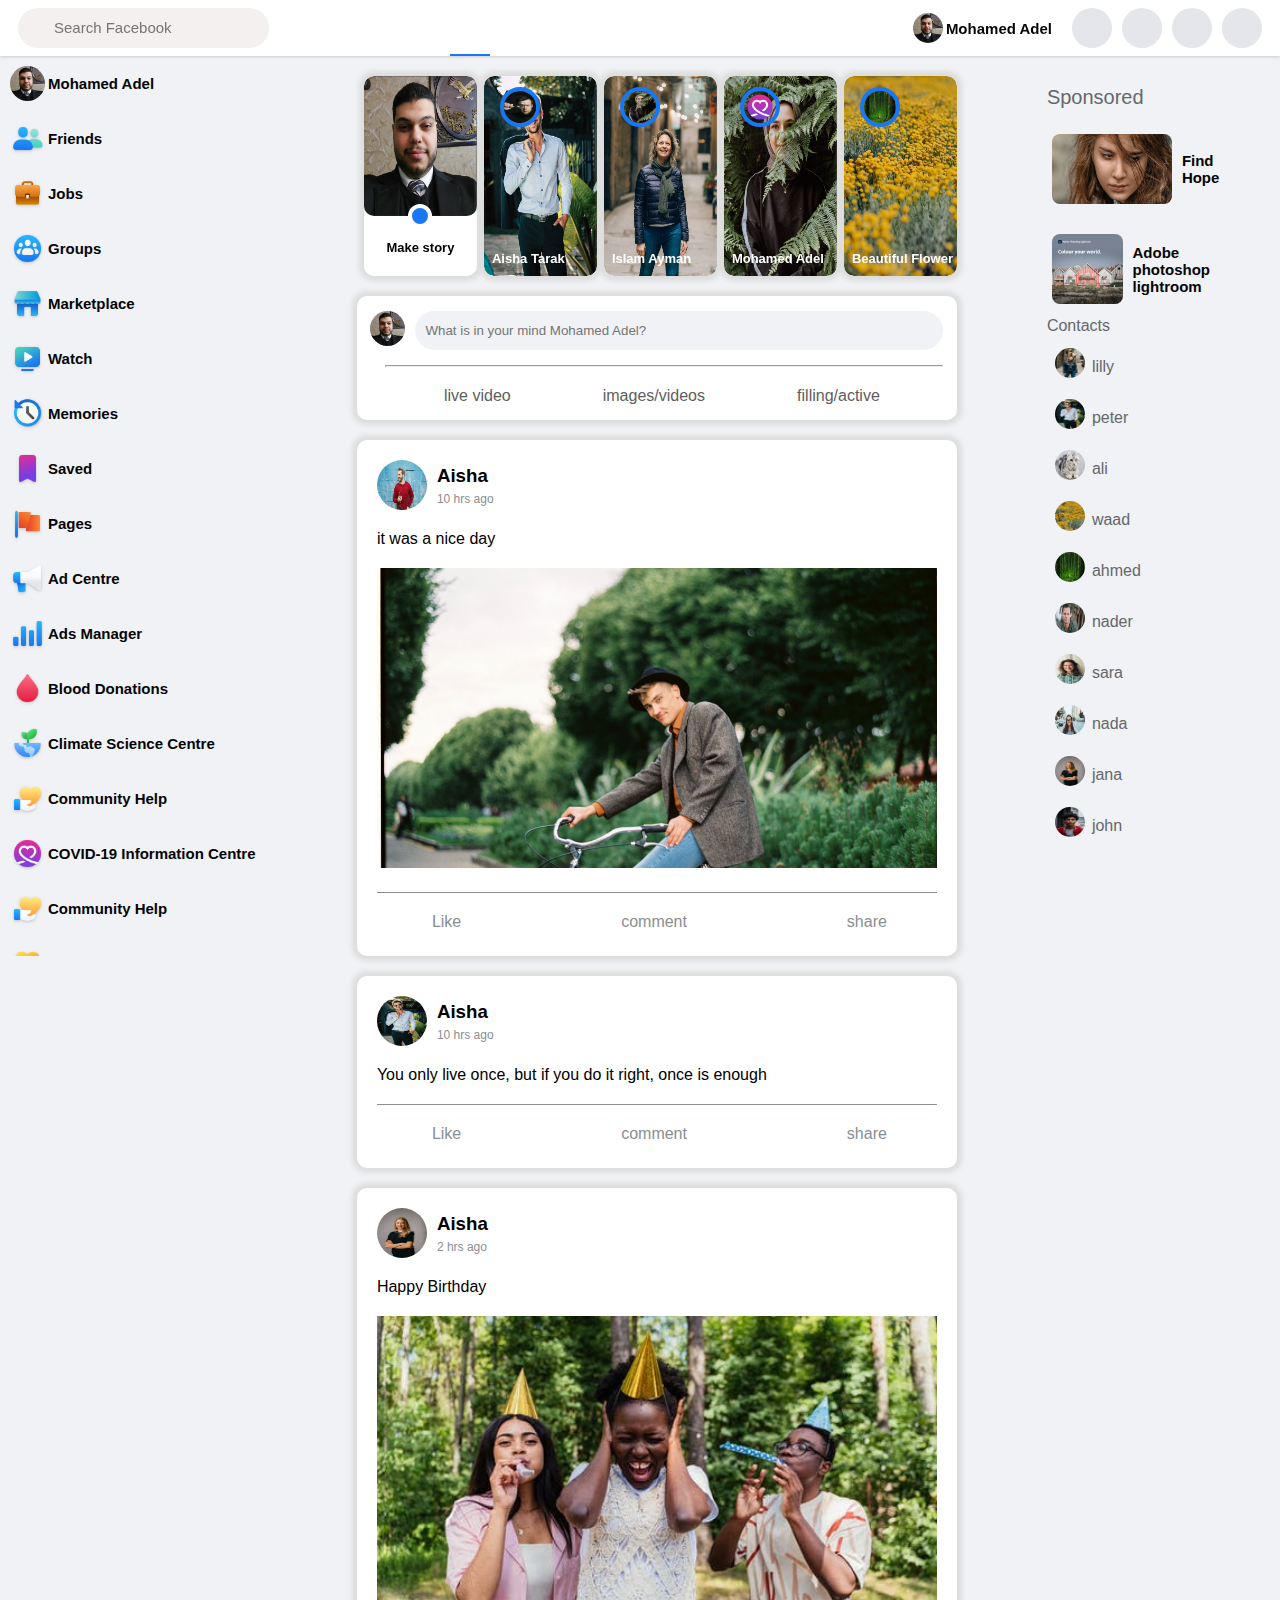
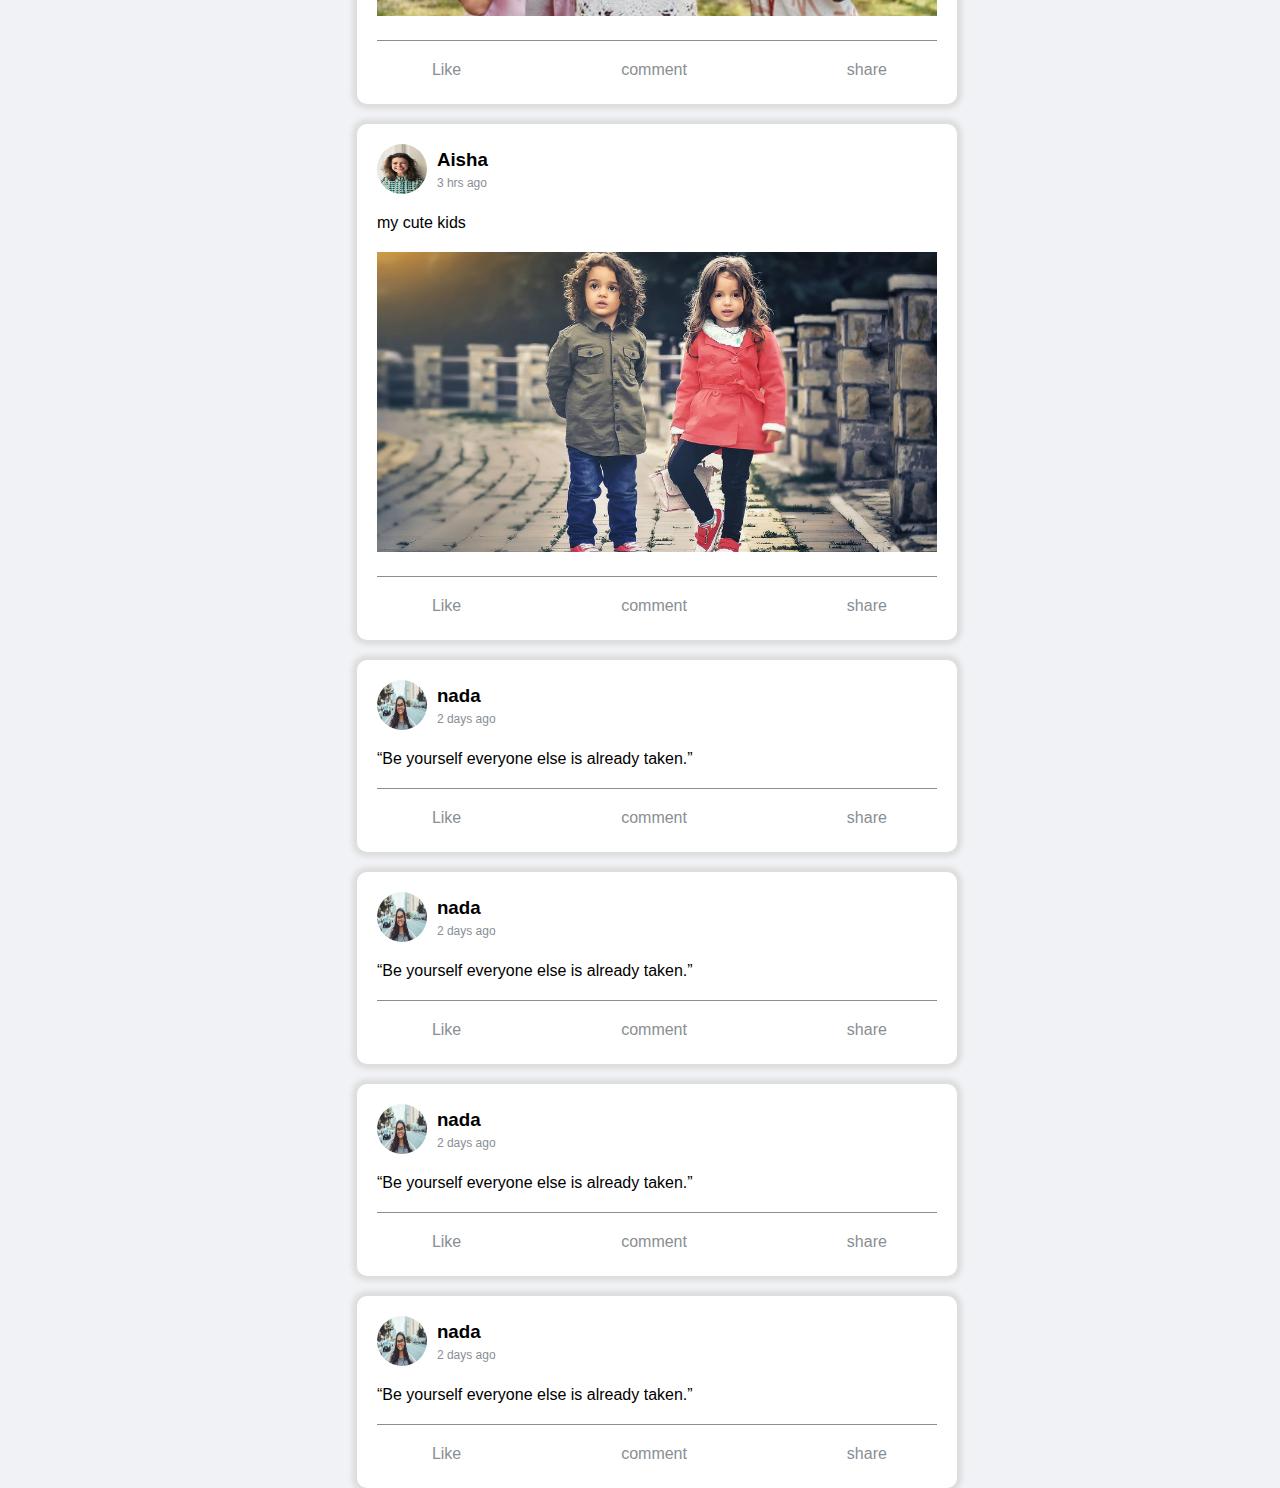
<file: pages/index.html>
<!DOCTYPE html>
<html lang="en">
  <head>
    <meta charset="UTF-8" />
    <meta http-equiv="X-UA-Compatible" content="IE=edge" />
    <meta name="viewport" content="width=device-width, initial-scale=1.0" />
    <title>Facebook</title>
    <link
      rel="stylesheet"
      href="https://cdnjs.cloudflare.com/ajax/libs/font-awesome/6.0.0-beta2/css/all.min.css"
      integrity="sha512-YWzhKL2whUzgiheMoBFwW8CKV4qpHQAEuvilg9FAn5VJUDwKZZxkJNuGM4XkWuk94WCrrwslk8yWNGmY1EduTA=="
      crossorigin="anonymous"
      referrerpolicy="no-referrer"
    />

    <link rel="shortcut icon" href="../images/facebook.png" />

    <link rel="stylesheet" href="../css/style.css" />
  </head>
  <body>
    <nav>
      <div class="nav-left">
        <i class="fab fa-facebook"></i>

        <div class="search">
          <input type="text" placeholder="Search Facebook" />
          <i class="fas fa-search"></i>
        </div>
      </div>

      <div class="nav-middle">
        <a href="#" class="active">
          <i class="fa fa-home"></i>
        </a>

        <a href="#">
          <i class="fas fa-tv"></i>
        </a>

        <a href="#">
          <i class="fas fa-store"></i>
        </a>

        <a href="#">
          <i class="fa fa-users"></i>
        </a>
        <a href="">
          <i class="fas fa-puzzle-piece"></i>
        </a>
      </div>

      <div class="nav-right">
        <div class="profile">
          <img src="../images/adel.jpg" alt="user" />
          <p>Mohamed Adel</p>
        </div>

        <a href="#">
          <i class="fas fa-bars"></i>
        </a>
        <a href="#">
          <i class="fab fa-facebook-messenger"></i>
        </a>
        <a href="#">
          <i class="fa fa-bell"></i>
        </a>
        <a href="#">
          <i class="fas fa-caret-down"></i>
        </a>
      </div>
    </nav>

    <section class="sec_All">
      <div class="left_side">
        <ul>
          <li>
            <img class="userImg" src="../images/adel.jpg" alt="user" />
            <p>Mohamed Adel</p>
          </li>
          <li>
            <img src="../images/-XF4FQcre_i.png" alt="Friends" />
            <p>Friends</p>
          </li>
          <li>
            <img src="../images/EWFR9xI64Mg.png" alt="Jobs" />
            <p>Jobs</p>
          </li>
          <li>
            <img src="../images/mk4dH3FK0jT.png" alt="Groups" />
            <p>Groups</p>
          </li>
          <li>
            <img src="../images/9BDqQflVfXI.png" alt="MarketPlace" />
            <p>Marketplace</p>
          </li>
          <li>
            <img src="../images/A1HlI2LVo58.png" alt="" />
            <p>Watch</p>
          </li>
          <li>
            <img src="../images/AYj2837MmgX.png" alt="user" />
            <p>Memories</p>
          </li>
          <li>
            <img src="../images/2uPlV4oORjU.png" alt="user" />
            <p>Saved</p>
          </li>
          <li>
            <img src="../images/i7hepQ2OeZg.png" alt="user" />
            <p>Pages</p>
          </li>
          <li>
            <img src="../images/_JPdPzLmp9j.png" alt="user" />
            <p>Ad Centre</p>
          </li>
          <li>
            <img src="../images/qR88GIDM38e.png" alt="user" />
            <p>Ads Manager</p>
          </li>
          <li>
            <img src="../images/K4SvMBrrneO.png" alt="user" />
            <p>Blood Donations</p>
          </li>
          <li>
            <img src="../images/tKwWVioirmj.png" alt="user" />
            <p>Climate Science Centre</p>
          </li>
          <li>
            <img src="../images/WreZVYrGEZH.png" alt="user" />
            <p>Community Help</p>
          </li>
          <li>
            <img src="../images/tInzwsw2pVX.png" alt="user" />
            <p>COVID-19 Information Centre</p>
          </li>

          <li>
            <img src="../images/WreZVYrGEZH.png" alt="user" />
            <p>Community Help</p>
          </li>
          <li>
            <img src="../images/c.png" alt="user" />
            <p>Emotional Health</p>
          </li>
          <li>
            <img src="../images/9-o1e6LN_TX.png" alt="user" />
            <p>Events</p>
          </li>
          <li>
            <img src="../images/xH4w-lk44we.png" alt="user" />
            <p>Facebook Pay</p>
          </li>
        </ul>
      </div>

      <div class="middle">
        <div class="container">
          <div class="firstleft">
            <img class="firstimg" src="../images/adel.jpg" alt="first" />
            <a href="#"><i class="fa-solid fa-plus icons"></i></a>
            <p>Make story</p>
          </div>
          <div class="firstleft second2">
            <a href="#"
              ><img
                class="small"
                src="../images/pexels-photo-9889915.jpeg"
                alt="second"
            /></a>
            <img
              class="firstimg second"
              src="../images/beaty.jpeg"
              alt="second"
            />
            <p>Aisha Tarak</p>
          </div>

          <div class="firstleft second2">
            <a href="#"
              ><img
                class="small"
                src="../images/pexels-photo-8120091.jpeg"
                alt="third"
              />
            </a>
            <a href="#"
              ><img
                class="firstimg second"
                src="../images/pexels-photo-4939461.jpeg"
                alt="first"
              />
            </a>
            <p>Islam Ayman</p>
          </div>
          <div class="firstleft second2">
            <a href="#"
              ><img
                class="small"
                src="../images/tInzwsw2pVX.png"
                alt="fourth"
              />
            </a>
            <img
              class="firstimg second"
              src="../images/pexels-photo-8120091.jpeg"
              alt="first"
            />
            <p>Mohamed Adel</p>
          </div>
          <div class="firstleft second2">
            <a href="#"
              ><img class="small" src="../images/pexels-photo.jpg" alt="" />
            </a>
            <img
              class="firstimg second"
              src="../images/pexels-photo-4691417.jpeg"
              alt="first"
            />
            <p>Beautiful Flower</p>
          </div>
        </div>

        <div class="mind">
          <div class="mind2">
            <a href="#">
              <img class="inmind" src="../images/adel.jpg" alt="hob"
            /></a>
            <input
              type="text"
              placeholder="What is in your mind Mohamed Adel?"
            />
          </div>

          <hr />

          <div class="under">
            <div class="firstu">
              <a href="#"><i class="fas fa-video"></i></a>
              <a href="#" class="caption">live video</a>
            </div>
            <div class="firstu">
              <a href="#"><i class="fas fa-images"></i></a>
              <a href="#" class="caption">images/videos</a>
            </div>
            <div class="firstu">
              <a href="#"><i class="far fa-laugh"></i></a>
              <a href="#" class="caption">filling/active</a>
            </div>
          </div>
        </div>

        <div class="Fpost">
          <div class="postDetails">
            <div class="postDetail">
              <img src="../images/pexels-photo-846741.jpeg" alt="" />

              <div>
                <h3>Aisha</h3>
                <p>10 hrs ago</p>
              </div>
            </div>

            <i class="fas fa-ellipsis-h"></i>
          </div>

          <div class="thepost">
            <p>it was a nice day</p>
            <img src="../images/pexels-yaroslava-borz-10013081.jpg" alt="" />
          </div>

          <div class="reacts">
            <div>
              <i class="far fa-thumbs-up"></i>

              <p>Like</p>
            </div>
            <div>
              <i class="far fa-comment"></i>

              <p>comment</p>
            </div>
            <div>
              <i class="fas fa-share"></i>

              <p>share</p>
            </div>
          </div>
        </div>

        <div class="Fpost">
          <div class="postDetails">
            <div class="postDetail">
              <img src="../images/pexels-photo-1043474.jpeg" alt="" />
              <div>
                <h3>Aisha</h3>
                <p>10 hrs ago</p>
              </div>
            </div>
            <i class="fas fa-ellipsis-h"></i>
          </div>
          <div class="thepost">
            <p>You only live once, but if you do it right, once is enough</p>
          </div>
          <div class="reacts">
            <div>
              <i class="far fa-thumbs-up"></i>

              <p>Like</p>
            </div>
            <div>
              <i class="far fa-comment"></i>

              <p>comment</p>
            </div>
            <div>
              <i class="fas fa-share"></i>

              <p>share</p>
            </div>
          </div>
        </div>

        <div class="Fpost">
          <div class="postDetails">
            <div class="postDetail">
              <img src="../images/pexels-photo-1024311.jpeg" alt="" />
              <div>
                <h3>Aisha</h3>
                <p>2 hrs ago</p>
              </div>
            </div>
            <i class="fas fa-ellipsis-h"></i>
          </div>
          <div class="thepost">
            <p>Happy Birthday</p>
            <img
              width="100px"
              src="../images/pexels-photo-8910400.jpeg"
              alt=""
            />
          </div>
          <div class="reacts">
            <div>
              <i class="far fa-thumbs-up"></i>

              <p>Like</p>
            </div>
            <div>
              <i class="far fa-comment"></i>

              <p>comment</p>
            </div>
            <div>
              <i class="fas fa-share"></i>

              <p>share</p>
            </div>
          </div>
        </div>
        <div class="Fpost">
          <div class="postDetails">
            <div class="postDetail">
              <img src="../images/pexels-photo-774909.jpeg" alt="" />
              <div>
                <h3>Aisha</h3>
                <p>3 hrs ago</p>
              </div>
            </div>
            <i class="fas fa-ellipsis-h"></i>
          </div>
          <div class="thepost">
            <p>my cute kids</p>
            <img
              width="100px"
              src="../images/child-childrens-baby-children-s.jpg"
              alt=""
            />
          </div>
          <div class="reacts">
            <div>
              <i class="far fa-thumbs-up"></i>

              <p>Like</p>
            </div>
            <div>
              <i class="far fa-comment"></i>

              <p>comment</p>
            </div>
            <div>
              <i class="fas fa-share"></i>

              <p>share</p>
            </div>
          </div>
        </div>
        <div class="Fpost">
          <div class="postDetails">
            <div class="postDetail">
              <img src="../images/pexels-photo-1239291.jpeg" alt="" />
              <div>
                <h3>nada</h3>
                <p>2 days ago</p>
              </div>
            </div>
            <i class="fas fa-ellipsis-h"></i>
          </div>
          <div class="thepost">
            <p>“Be yourself everyone else is already taken.”</p>
          </div>
          <div class="reacts">
            <div>
              <i class="far fa-thumbs-up"></i>

              <p>Like</p>
            </div>
            <div>
              <i class="far fa-comment"></i>

              <p>comment</p>
            </div>
            <div>
              <i class="fas fa-share"></i>

              <p>share</p>
            </div>
          </div>
        </div>

        <div class="Fpost">
          <div class="postDetails">
            <div class="postDetail">
              <img src="../images/pexels-photo-1239291.jpeg" alt="" />
              <div>
                <h3>nada</h3>
                <p>2 days ago</p>
              </div>
            </div>
            <i class="fas fa-ellipsis-h"></i>
          </div>
          <div class="thepost">
            <p>“Be yourself everyone else is already taken.”</p>
          </div>
          <div class="reacts">
            <div>
              <i class="far fa-thumbs-up"></i>

              <p>Like</p>
            </div>
            <div>
              <i class="far fa-comment"></i>

              <p>comment</p>
            </div>
            <div>
              <i class="fas fa-share"></i>

              <p>share</p>
            </div>
          </div>
        </div>

        <div class="Fpost">
          <div class="postDetails">
            <div class="postDetail">
              <img src="../images/pexels-photo-1239291.jpeg" alt="" />
              <div>
                <h3>nada</h3>
                <p>2 days ago</p>
              </div>
            </div>
            <i class="fas fa-ellipsis-h"></i>
          </div>
          <div class="thepost">
            <p>“Be yourself everyone else is already taken.”</p>
          </div>
          <div class="reacts">
            <div>
              <i class="far fa-thumbs-up"></i>

              <p>Like</p>
            </div>
            <div>
              <i class="far fa-comment"></i>

              <p>comment</p>
            </div>
            <div>
              <i class="fas fa-share"></i>

              <p>share</p>
            </div>
          </div>
        </div>

        <div class="Fpost">
          <div class="postDetails">
            <div class="postDetail">
              <img src="../images/pexels-photo-1239291.jpeg" alt="" />
              <div>
                <h3>nada</h3>
                <p>2 days ago</p>
              </div>
            </div>
            <i class="fas fa-ellipsis-h"></i>
          </div>
          <div class="thepost">
            <p>“Be yourself everyone else is already taken.”</p>
          </div>
          <div class="reacts">
            <div>
              <i class="far fa-thumbs-up"></i>

              <p>Like</p>
            </div>
            <div>
              <i class="far fa-comment"></i>

              <p>comment</p>
            </div>
            <div>
              <i class="fas fa-share"></i>

              <p>share</p>
            </div>
          </div>
        </div>
      </div>

      <div class="right_side">
        <div class="sponsored">
          <p>Sponsored</p>
          <div>
            <img
              src="../images/251050403_6248445298689_4362938409879778268_n.jpg"
              alt=""
            />
            <h3>Find Hope</h3>
          </div>
          <div>
            <img
              src="../images/236592212_23848122439070201_4651578862776998849_n.jpg"
              alt=""
            />
            <h3>Adobe photoshop <br />lightroom</h3>
          </div>
        </div>

        <div class="contacts">
          <div class="contact_icons">
            <p>Contacts</p>

            <div>
              <i class="fas fa-video"></i>
              <i class="fas fa-search"></i>
              <i class="fas fa-ellipsis-h"></i>
            </div>
          </div>

          <ul>
            <li>
              <img src="../images/pexels-photo-4939461.jpeg" alt="" />
              <p>lilly</p>
            </li>
            <li>
              <img src="../images/pexels-photo-1043474.jpeg" alt="" />
              <p>peter</p>
            </li>
            <li>
              <img src="../images/pexels-photo-156934.jpeg" alt="" />
              <p>ali</p>
            </li>
            <li>
              <img src="../images/pexels-photo-4691417.jpeg" alt="" />
              <p>waad</p>
            </li>
            <li>
              <img src="../images/pexels-photo.jpg" alt="" />
              <p>ahmed</p>
            </li>
            <li>
              <img src="../images/pexels-photo-1300402.jpeg" alt="" />
              <p>nader</p>
            </li>
            <li>
              <img src="../images/pexels-photo-774909.jpeg" alt="" />
              <p>sara</p>
            </li>
            <li>
              <img src="../images/pexels-photo-1239291.jpeg" alt="" />
              <p>nada</p>
            </li>
            <li>
              <img src="../images/pexels-photo-1024311.jpeg" alt="" />
              <p>jana</p>
            </li>
            <li>
              <img src="../images/pexels-photo-1681010.jpeg" alt="" />
              <p>john</p>
            </li>
          </ul>
        </div>
      </div>
    </section>
  </body>
</html>
</file>
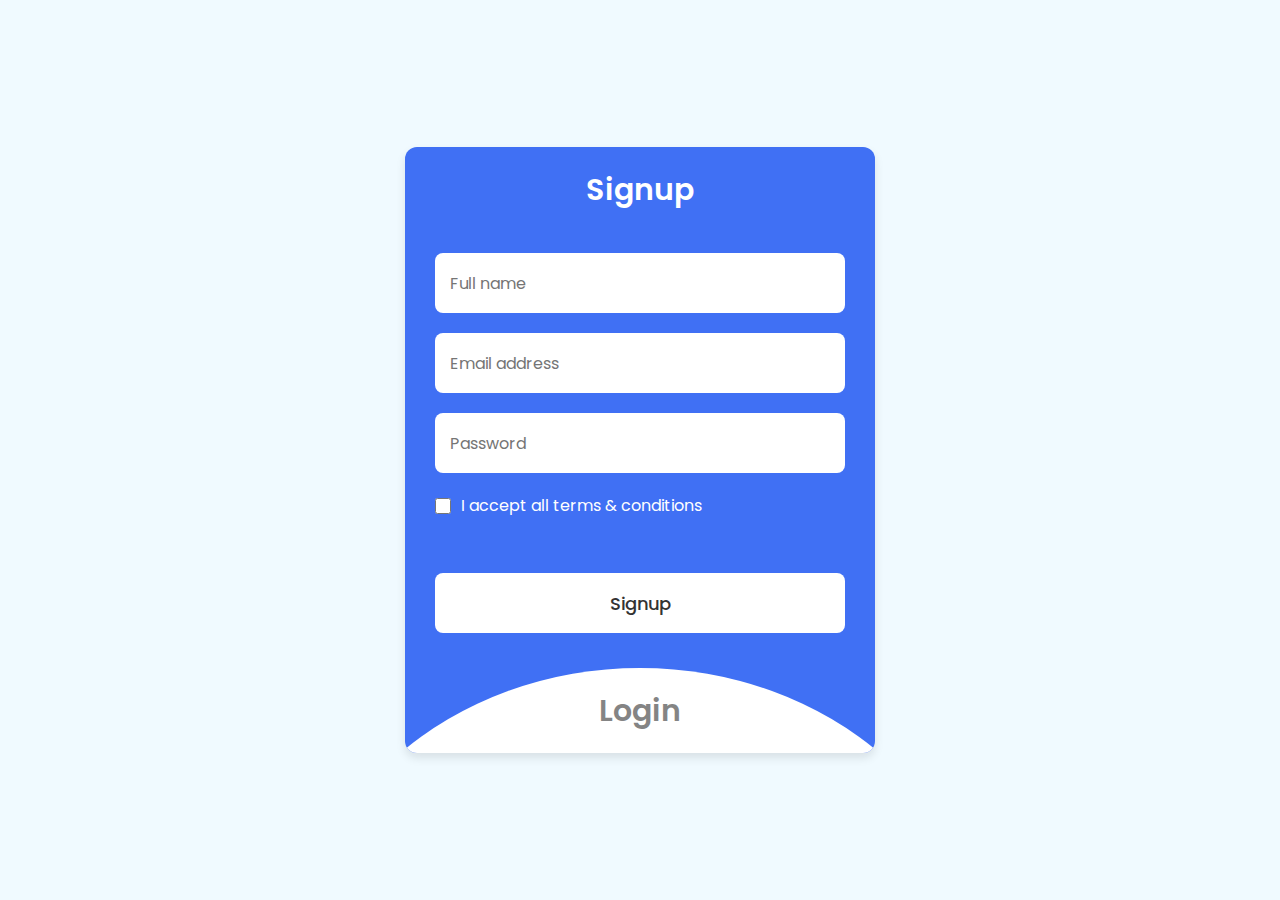
<file: pages/login.html>
<!DOCTYPE html>
<html lang="en">
  <head>
    <meta charset="UTF-8" />
    <meta http-equiv="X-UA-Compatible" content="IE=edge" />
    <meta name="viewport" content="width=device-width, initial-scale=1.0" />
    <title>Login & Signup Form</title>
    <link rel="stylesheet" href="../css/login_style.css" />
  </head>
  <body>
    <section class="wrapper">
      <div class="form signup">
        <header>Signup</header>
        <form action="#" onsubmit="return formValidation()">
          <input type="text" id="fullName" placeholder="Full name" required />
          <input type="text" id="singUpMail" placeholder="Email address" required />
          <input type="password" id="password" placeholder="Password" required />
          <div class="checkbox">
            <input type="checkbox" id="signupCheck" required/>
            <label for="signupCheck">I accept all terms & conditions</label>
          </div>
          <span id="error"></span>
          <input type="submit" value="Signup" />
        </form>
      </div>

      <div class="form login">
        <header>Login</header>
        <form action="#" onsubmit="return loginFormValidation()">
          <input type="text" id="loginMail" placeholder="Email address" required />
          <input type="password" id="loginPassword" placeholder="Password" required />
          <a href="#">Forgot password?</a>
          <span id="err"></span>
          <input type="submit" value="Login" />
        </form>
      </div>

      <script>
        const wrapper = document.querySelector(".wrapper"),
          signupHeader = document.querySelector(".signup header"),
          loginHeader = document.querySelector(".login header");

        loginHeader.addEventListener("click", () => {
          wrapper.classList.add("active");
        });
        signupHeader.addEventListener("click", () => {
          wrapper.classList.remove("active");
        });
      </script>
    </section>
    <script src="../js/main.js"></script>
  </body>
</html>
</file>
<file: css/style.css>
* {
  margin: 0;
  padding: 0;
  box-sizing: border-box;
  font-family: sans-serif;
}

nav {
  display: flex;
  justify-content: space-between;
  background-color: white;
  height: 56px;
  width: 100%;
  box-shadow: 0px 1px 3px #ccc;
  padding: 8px 13px 0px 13px;
  position: sticky;
  top: 0;
  z-index: 3;
}

.nav-left {
  display: flex;
}

.nav-left .fa-facebook {
  color: #1877f2;
  font-size: 40px;
}

.search {
  position: relative;
}

.search .fa-search {
  color: #606770;
  position: absolute;
  font-size: 15px;
  left: 15px;
  top: 12px;
}

.search input {
  border: none;
  margin-left: 5px;
  background-color: #f5f0f0;
  border-radius: 50px;
  padding: 7px 16px 9px 36px;
  color: #606770;
  font-size: 15px;
  height: 40px;
}

.nav-left input:focus {
  outline: none;
}

/* nav middle */

.nav-middle {
  display: flex;
  align-items: flex-end;
}

.nav-middle a {
  text-decoration: none;
  color: #65676b;
  font-size: 25px;
  padding: 10px 20px;
  margin: 0px 10px;
  border-radius: 8px;
}

.nav-middle a:hover {
  background-color: rgba(0, 0, 0, 0.05);
}

.nav-middle .active {
  color: #1877f2;
  border-radius: 0px;
  border-bottom: 2px solid #1877f2;
}
.nav-middle .active:hover {
  background-color: white;
}

.nav-right {
  display: flex;
  align-items: center;
  padding-bottom: 8px;
}

.nav-right .profile {
  display: flex;
  align-items: center;
  margin-right: 5px;
  padding: 2px 10px 2px 2px;
  border-radius: 8px;
}

.profile img {
  width: 30px;
  height: 30px;
  border-radius: 50%;
}

.nav-right .profile p {
  color: #050505;
  font-size: 15px;
  font-weight: bold;
  margin-left: 3px;
}

.nav-right a {
  text-decoration: none;
  color: #050505;
  background-color: #e4e6eb;
  border-radius: 50%;
  font-size: 18px;
  margin: 5px;
  display: flex;
  justify-content: center;
  align-items: center;
  width: 40px;
  height: 40px;
}

.sec_All {
  display: flex;
  justify-content: space-between;
  background-color: #f0f2f5;
}

.left_side {
  background-color: #f0f2f5;
  height: 100vh;
  overflow: hidden;
  position: sticky;
  left: 0;
  top: 56px;
  width: 350px;
}

.left_side:hover {
  overflow: scroll;
}

.left_side li {
  display: flex;
  align-items: center;
  padding: 10px 10px 10px;
  border-radius: 8px;
}

.left_side img {
  width: 35px;
  height: 35px;
}

.left_side p {
  color: #050505;
  font-size: 15px;
  font-weight: bold;
  margin-left: 3px;
}

.userImg {
  border-radius: 50%;
}

.right_side {
  background-color: #f0f2f5;
  height: 100vh;
  overflow-y: hidden;
  position: sticky;
  right: 0;
  top: 56px;
  padding: 20px;
  width: 300px;
}
.right_side:hover {
  overflow-y: scroll;
}

.sponsored p {
  color: #65676b;
  font-size: 20px;
  margin-top: 10px;
}

.sponsored div {
  display: flex;
  align-items: center;
  margin-top: 20px;
  color: #050505;
  border-radius: 8px;
  padding: 5px 50px 5px 5px;
}

.sponsored img {
  border-radius: 8px;
  width: 120px;
  height: 70px;
}
.sponsored h3 {
  margin-left: 10px;
  font-size: 15px;
}

.contact_icons {
  display: flex;
  justify-content: space-between;
  align-items: flex-end;
}

.contacts p {
  color: #65676b;
  font-size: 16px;
  margin-top: 8px;
}

.contact_icons i {
  color: #65676b;
  margin: 0px 5px;
}

.contacts li {
  margin-top: 5px;
  display: flex;
  align-items: center;
  padding: 8px;
  border-radius: 8px;
}

.contacts img {
  height: 30px;
  width: 30px;
  border-radius: 50%;
}

.contacts li p {
  margin-left: 7px;
}

.contacts li:hover {
  background-color: rgba(0, 0, 0, 0.05);
}

.middle {
  padding: 0 70px;
}

.container {
  display: flex;
  /* justify-content: space-between; */
  margin-top: 20px;
}

.firstleft {
  width: 100%;
  height: 200px;
  background-color: white;
  overflow: hidden;
  margin-left: 7px;
  /* width:90%; */
  /* height:250px; */
  border-radius: 10px;
  box-shadow: 0 0 5px 5px #ddd;
  position: relative;
}

.firstleft .icons {
  font-size: 20px;
  color: white;
  position: absolute;
  top: 70%;
  left: 50%;
  transform: translate(-50%, -50%);
  background-color: #1877f2;
  padding: 8px;
  border-radius: 50%;
  object-fit: cover;
  border: solid 4px white;
}
.firstleft p {
  font-weight: bold;
  text-align: center;
  margin-top: 20px;
  font-size: 13px;
  color: black;
}
.firstleft .firstimg {
  width: 100%;
  height: 140px;
  border-radius: 10px;
  position: relative;
  /* transition:all ease-in-out 1s; */
}

.second2 {
  position: relative;
}
.second2 .small {
  position: absolute;
  top: 11px;
  left: 16px;
  width: 40px;
  height: 40px;
  border-radius: 50%;
  z-index: 2;
  border: solid 4px #1877f2;
}
.second2 .second {
  height: 100%;
}

.second2 p {
  color: white;
  position: absolute;
  bottom: 10px;
  left: 8px;
}

.mind {
  background: white;
  border-radius: 10px;
  box-shadow: 0 0 5px 5px #ddd;
  margin: 20px 0px;
  padding-top: 5px;
}

.mind2 {
  display: flex;
  justify-content: center;
  padding-top: 10px;
}

.mind .inmind {
  border-radius: 50%;
  width: 35px;
  height: 35px;
  margin-right: 10px;
}

.mind hr {
  margin-top: 15px;
  margin-left: 28px;
  width: 93%;
  background-color: rgb(190, 189, 189);
}

.mind input {
  outline: none;
  width: 88%;
  border: none;
  border-radius: 50px;
  background: #f0f2f5;
  padding: 10px;
}
.mind input:hover {
  background-color: rgba(0, 0, 0, 0.1);
}

.under {
  display: flex;
  justify-content: space-evenly;
  margin-top: 10px;
}

.fa-video {
  color: #f3425f;
}
.fa-images {
  color: #45bd62;
}
.fa-laugh {
  color: #f7b928;
}
.under i {
  font-size: 25px;
}

.under .firstu {
  display: flex;
  padding: 5px;
}

.under .firstu:hover {
  background-color: rgba(0, 0, 0, 0.05);
  border-radius: 10px;
}

.under .firstu .caption {
  margin: 5px 0 10px 10px;
  color: rgb(94 94 94);
  text-decoration: none;
}

.Fpost {
  background-color: white;
  padding: 20px 20px 5px 20px;
  border-radius: 10px;
  box-shadow: 0 0 5px 5px #ddd;
  margin-top: 20px;
}

.postDetails {
  display: flex;
  justify-content: space-between;
  align-items: center;
}
.postDetail {
  display: flex;
  justify-content: space-between;
  align-items: center;
}

.postDetail img {
  width: 50px;
  height: 50px;
  border-radius: 50%;
  margin-right: 10px;
}

.postDetail p {
  color: #898e94;
  font-size: 12px;
  margin-top: 5px;
}
.thepost p {
  margin: 20px 0px;
}

.thepost img {
  width: 100%;
  height: 300px;
  object-fit: cover;
}

.reacts {
  padding: 20px 50px 0;
  border-top: 1px solid #898e94;
  margin: 20px 0;
  display: flex;
  align-items: center;
  justify-content: space-between;
  color: #898e94;
}

.reacts i {
  color: #898e94;
  margin-right: 5px;
}

.reacts div {
  display: flex;
  align-items: center;
}

@media only screen and (max-width: 1080px) {
  .middle {
    padding: 0px 50px;
  }
  .left_side {
    display: none;
  }
  .search input {
    width: 50px;
  }
}

@media only screen and (max-width: 882px) {
  .middle {
    padding: 0px 3px;
  }
  .right_side {
    display: none;
  }
  .nav-middle {
    display: none;
  }
}
</file>
<file: css/login_style.css>
/* Import Google font - Poppins */
@import url("https://fonts.googleapis.com/css2?family=Poppins:wght@200;300;400;500;600;700&display=swap");
* {
  margin: 0;
  padding: 0;
  box-sizing: border-box;
  font-family: "Poppins",
    sans-serif;
}
body {
  min-height: 100vh;
  display: flex;
  align-items: center;
  justify-content: center;
  background: #f0faff;
}
.wrapper {
  position: relative;
  max-width: 470px;
  width: 100%;
  border-radius: 12px;
  padding: 20px
    30px
    120px;
  background: #4070f4;
  box-shadow: 0
    5px
    10px
    rgba(
      0,
      0,
      0,
      0.1
    );
  overflow: hidden;
}
.form.login {
  position: absolute;
  left: 50%;
  bottom: -86%;
  transform: translateX(
    -50%
  );
  width: calc(
    100% +
      220px
  );
  padding: 20px
    140px;
  border-radius: 50%;
  height: 100%;
  background: #fff;
  transition: all
    0.6s
    ease;
}
.wrapper.active
  .form.login {
  bottom: -12%;
  border-radius: 35%;
  box-shadow: 0 -5px
    10px rgba(0, 0, 0, 0.1);
}
.form
  header {
  font-size: 30px;
  text-align: center;
  color: #fff;
  font-weight: 600;
  cursor: pointer;
}
.form.login
  header {
  color: #333;
  opacity: 0.6;
}
.wrapper.active
  .form.login
  header {
  opacity: 1;
}
.wrapper.active
  .signup
  header {
  opacity: 0.6;
}
.wrapper
  form {
  display: flex;
  flex-direction: column;
  gap: 20px;
  margin-top: 40px;
}
form
  input {
  height: 60px;
  outline: none;
  border: none;
  padding: 0
    15px;
  font-size: 16px;
  font-weight: 400;
  color: #333;
  border-radius: 8px;
  background: #fff;
}
.form.login
  input {
  border: 1px
    solid
    #aaa;
}
.form.login
  input:focus {
  box-shadow: 0
    1px 0
    #ddd;
}
form
  .checkbox {
  display: flex;
  align-items: center;
  gap: 10px;
}
.checkbox
  input[type="checkbox"] {
  height: 16px;
  width: 16px;
  accent-color: #fff;
  cursor: pointer;
}
form
  .checkbox
  label {
  cursor: pointer;
  color: #fff;
}
form a {
  color: #333;
  text-decoration: none;
}
form
  a:hover {
  text-decoration: underline;
}
form
  input[type="submit"] {
  margin-top: 15px;
  padding: none;
  font-size: 18px;
  font-weight: 500;
  cursor: pointer;
}
.form.login
  input[type="submit"] {
  background: #4070f4;
  color: #fff;
  border: none;
}
</file>
